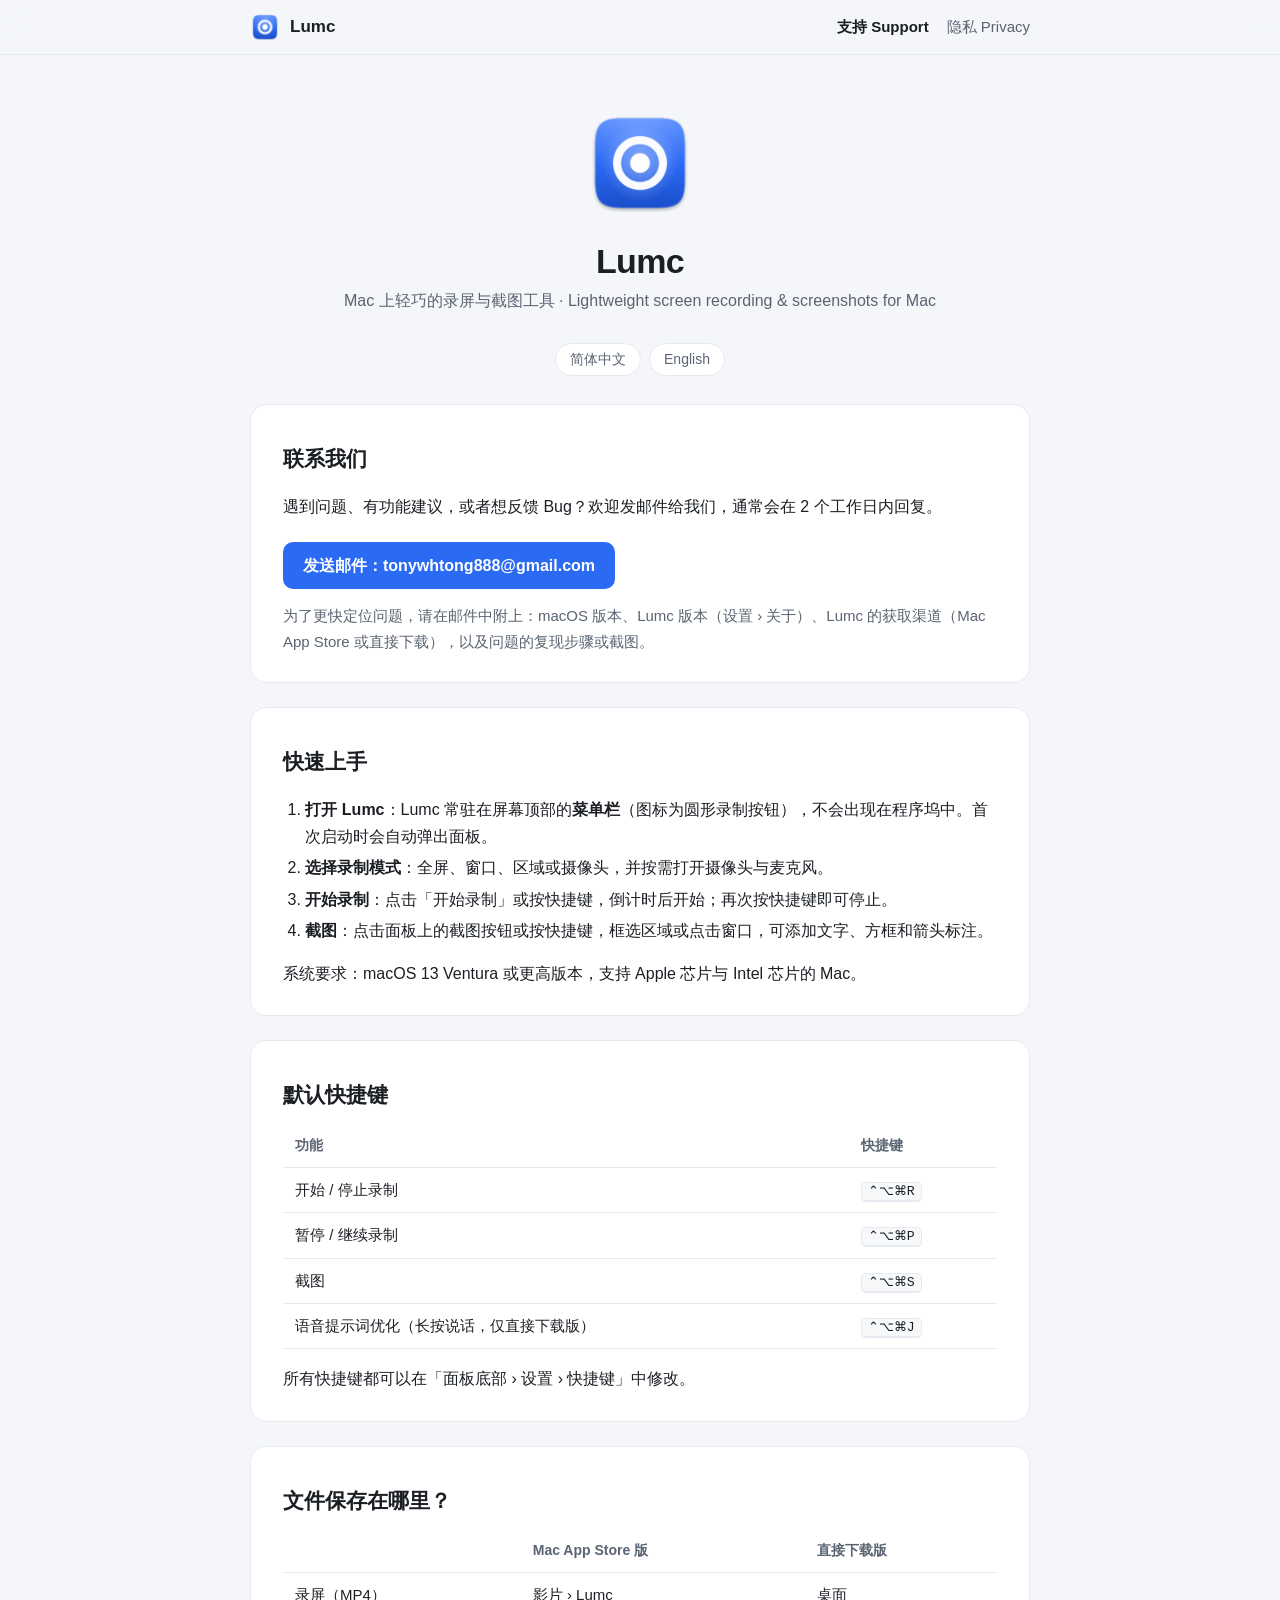
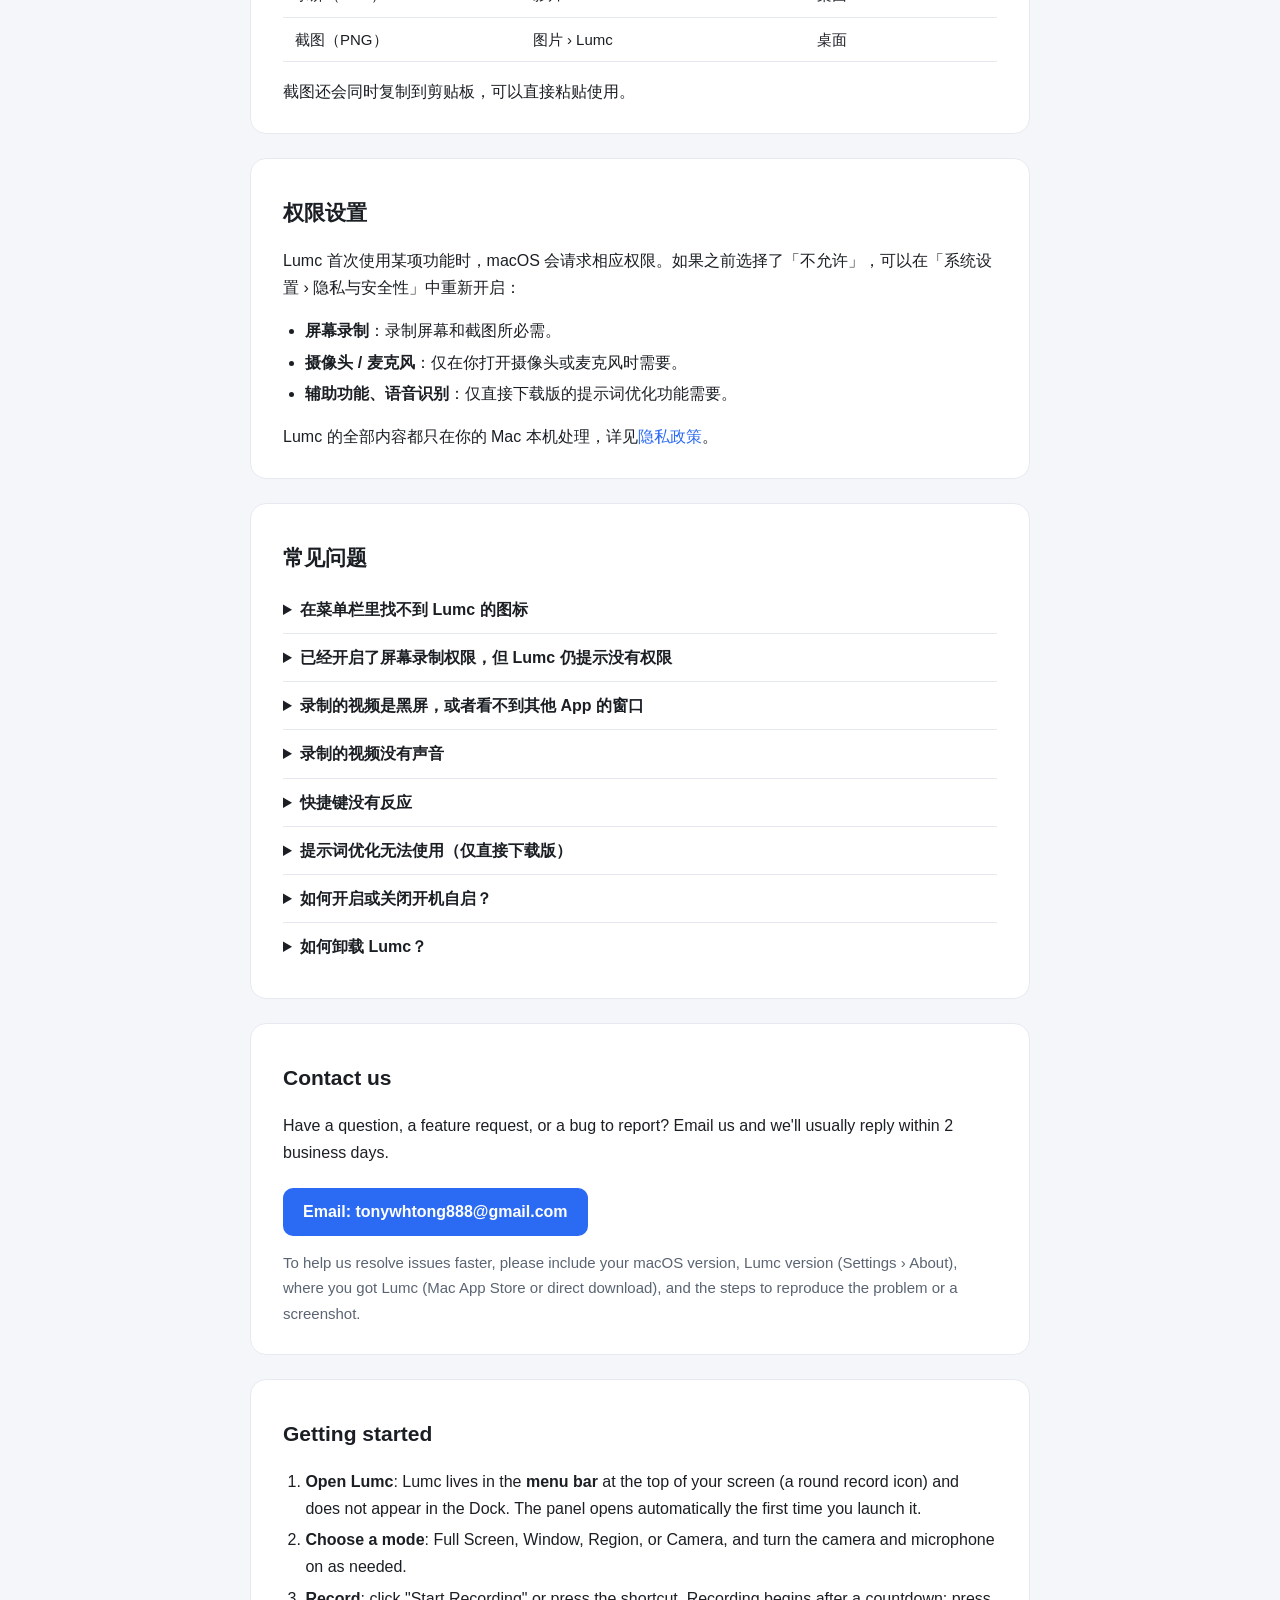
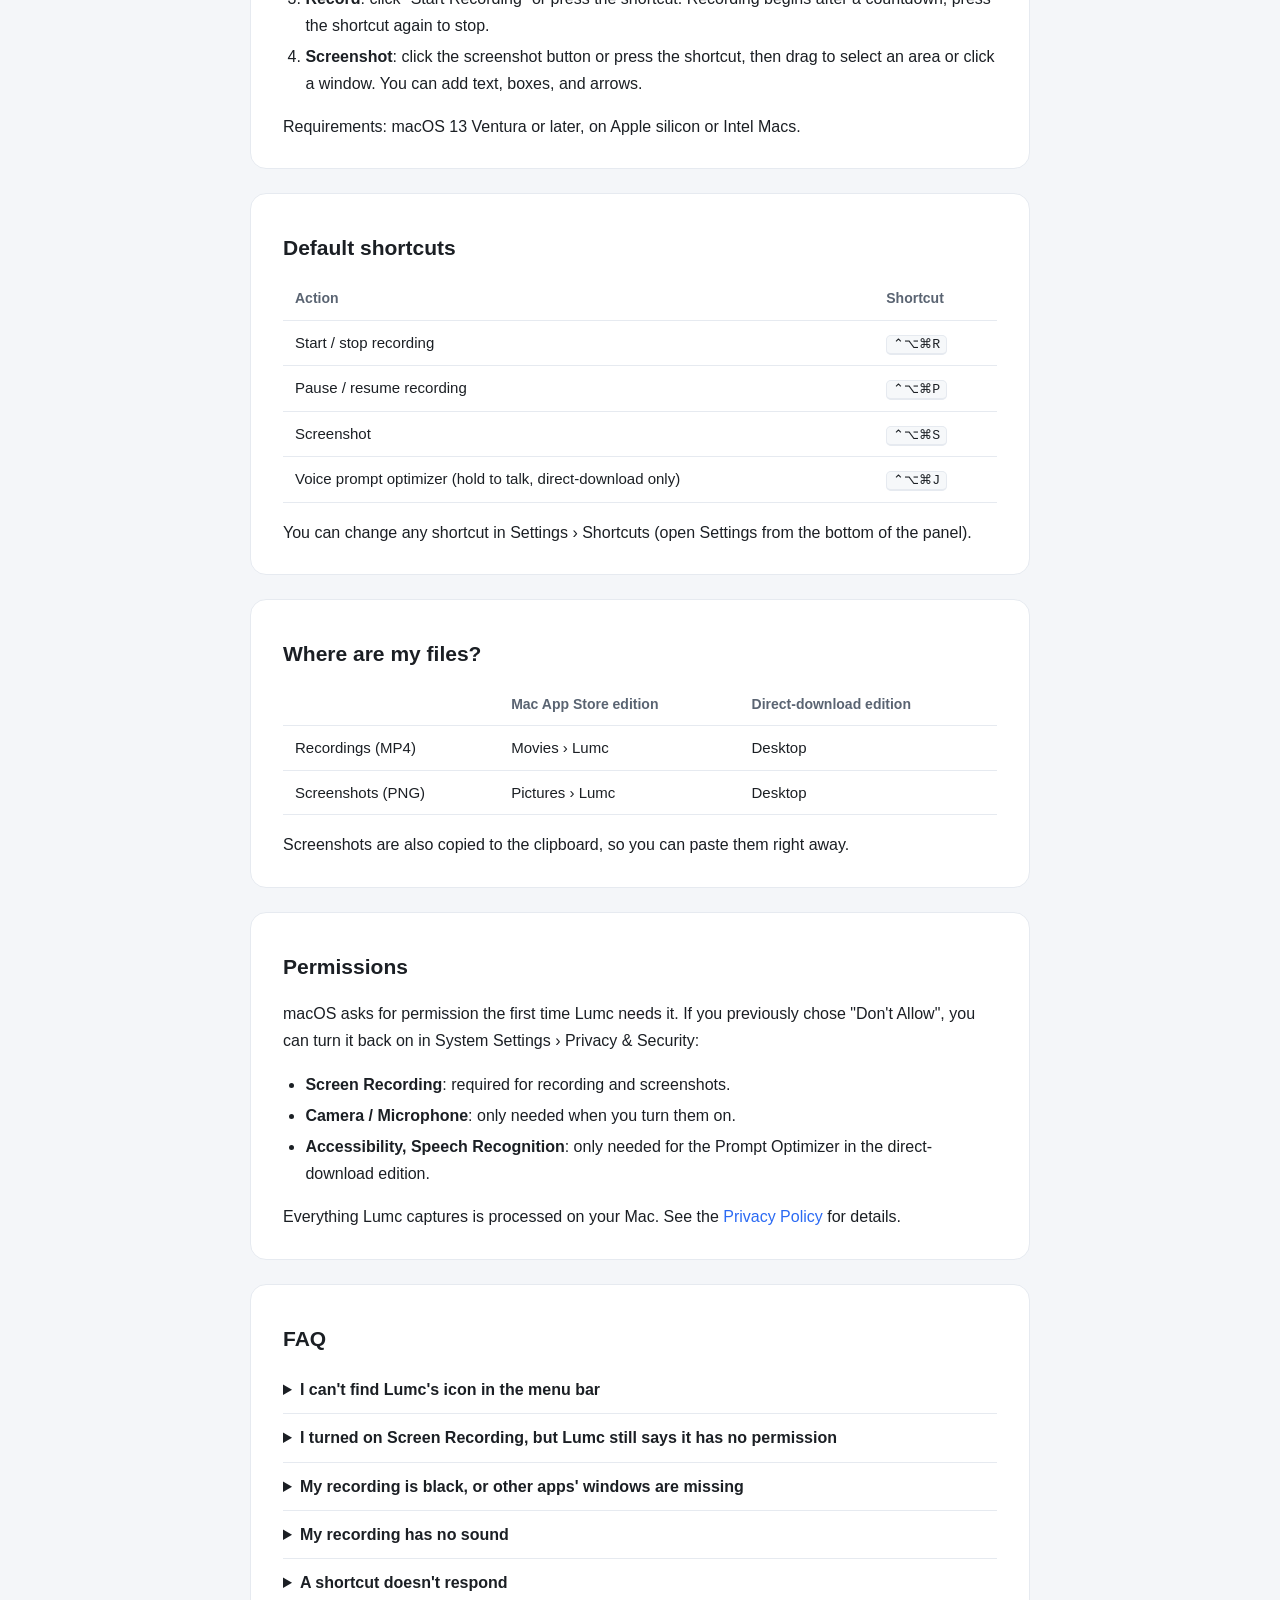
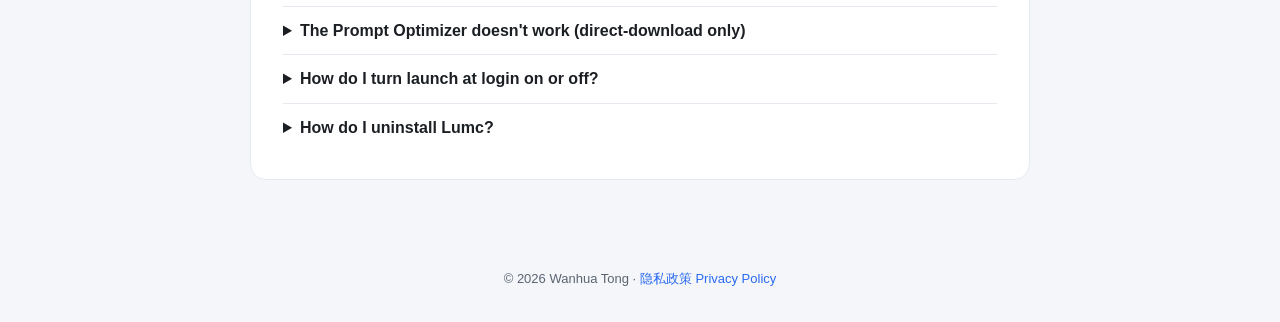
<file: index.html>
<!doctype html>
<html lang="zh-Hans">
<head>
  <meta charset="utf-8">
  <meta name="viewport" content="width=device-width, initial-scale=1">
  <title>Lumc 技术支持 · Support</title>
  <meta name="description" content="Lumc for Mac 使用帮助、常见问题与联系方式。">
  <link rel="icon" href="icon.png">
  <link rel="stylesheet" href="style.css">
</head>
<body>
  <header class="topbar">
    <div class="inner">
      <a class="brand" href="./"><img src="icon.png" alt="">Lumc</a>
      <nav>
        <a href="./" aria-current="page">支持 Support</a>
        <a href="privacy.html">隐私 Privacy</a>
      </nav>
    </div>
  </header>

  <main>
    <section class="hero">
      <img src="icon.png" alt="Lumc 图标">
      <h1>Lumc</h1>
      <p>Mac 上轻巧的录屏与截图工具 · Lightweight screen recording &amp; screenshots for Mac</p>
    </section>

    <div class="lang-switch">
      <a href="#zh" lang="zh-Hans">简体中文</a>
      <a href="#en" lang="en">English</a>
    </div>

    <!-- ═════════════════════════ 简体中文 ═════════════════════════ -->
    <div id="zh" lang="zh-Hans">
      <section class="card">
        <h2 style="margin-top:0">联系我们</h2>
        <p>遇到问题、有功能建议，或者想反馈 Bug？欢迎发邮件给我们，通常会在 2 个工作日内回复。</p>
        <a class="contact" href="mailto:tonywhtong888@gmail.com?subject=Lumc%20%E5%8F%8D%E9%A6%88">发送邮件：tonywhtong888@gmail.com</a>
        <p style="margin-top:14px;color:var(--text-2);font-size:15px">为了更快定位问题，请在邮件中附上：macOS 版本、Lumc 版本（设置 › 关于）、Lumc 的获取渠道（Mac App Store 或直接下载），以及问题的复现步骤或截图。</p>
      </section>

      <section class="card">
        <h2 style="margin-top:0">快速上手</h2>
        <ol>
          <li><strong>打开 Lumc</strong>：Lumc 常驻在屏幕顶部的<strong>菜单栏</strong>（图标为圆形录制按钮），不会出现在程序坞中。首次启动时会自动弹出面板。</li>
          <li><strong>选择录制模式</strong>：全屏、窗口、区域或摄像头，并按需打开摄像头与麦克风。</li>
          <li><strong>开始录制</strong>：点击「开始录制」或按快捷键，倒计时后开始；再次按快捷键即可停止。</li>
          <li><strong>截图</strong>：点击面板上的截图按钮或按快捷键，框选区域或点击窗口，可添加文字、方框和箭头标注。</li>
        </ol>
        <p>系统要求：macOS 13 Ventura 或更高版本，支持 Apple 芯片与 Intel 芯片的 Mac。</p>
      </section>

      <section class="card">
        <h2 style="margin-top:0">默认快捷键</h2>
        <table>
          <thead><tr><th>功能</th><th>快捷键</th></tr></thead>
          <tbody>
            <tr><td>开始 / 停止录制</td><td><kbd>⌃⌥⌘R</kbd></td></tr>
            <tr><td>暂停 / 继续录制</td><td><kbd>⌃⌥⌘P</kbd></td></tr>
            <tr><td>截图</td><td><kbd>⌃⌥⌘S</kbd></td></tr>
            <tr><td>语音提示词优化（长按说话，仅直接下载版）</td><td><kbd>⌃⌥⌘J</kbd></td></tr>
          </tbody>
        </table>
        <p>所有快捷键都可以在「面板底部 › 设置 › 快捷键」中修改。</p>
      </section>

      <section class="card">
        <h2 style="margin-top:0">文件保存在哪里？</h2>
        <table>
          <thead><tr><th></th><th>Mac App Store 版</th><th>直接下载版</th></tr></thead>
          <tbody>
            <tr><td>录屏（MP4）</td><td>影片 › Lumc</td><td>桌面</td></tr>
            <tr><td>截图（PNG）</td><td>图片 › Lumc</td><td>桌面</td></tr>
          </tbody>
        </table>
        <p>截图还会同时复制到剪贴板，可以直接粘贴使用。</p>
      </section>

      <section class="card">
        <h2 style="margin-top:0">权限设置</h2>
        <p>Lumc 首次使用某项功能时，macOS 会请求相应权限。如果之前选择了「不允许」，可以在「系统设置 › 隐私与安全性」中重新开启：</p>
        <ul>
          <li><strong>屏幕录制</strong>：录制屏幕和截图所必需。</li>
          <li><strong>摄像头 / 麦克风</strong>：仅在你打开摄像头或麦克风时需要。</li>
          <li><strong>辅助功能、语音识别</strong>：仅直接下载版的提示词优化功能需要。</li>
        </ul>
        <p>Lumc 的全部内容都只在你的 Mac 本机处理，详见<a href="privacy.html">隐私政策</a>。</p>
      </section>

      <section class="card">
        <h2 style="margin-top:0">常见问题</h2>

        <details>
          <summary>在菜单栏里找不到 Lumc 的图标</summary>
          <p>在带刘海的 MacBook 上，菜单栏图标过多时，部分图标会被刘海挡住。请在「启动台」或「应用程序」文件夹中再次打开 Lumc，面板会自动弹出。你也可以按住 <kbd>⌘</kbd> 拖动菜单栏图标，调整它们的位置。</p>
        </details>

        <details>
          <summary>已经开启了屏幕录制权限，但 Lumc 仍提示没有权限</summary>
          <p>先点击菜单栏图标重新打开面板，Lumc 会重新检查权限。如果仍然提示，请点击面板底部的「退出」，再重新打开 Lumc —— macOS 的屏幕录制权限有时需要重启 App 才会生效。</p>
        </details>

        <details>
          <summary>录制的视频是黑屏，或者看不到其他 App 的窗口</summary>
          <p>这通常是屏幕录制权限未开启导致的。请前往「系统设置 › 隐私与安全性 › 屏幕录制」，确认 Lumc 的开关已打开，然后重启 Lumc。</p>
        </details>

        <details>
          <summary>录制的视频没有声音</summary>
          <p>Lumc 只录制麦克风的声音，不录制系统声音（如其他 App 播放的音频）。请确认录制前面板上的麦克风已打开，并且已在「系统设置 › 隐私与安全性 › 麦克风」中允许 Lumc 访问。</p>
        </details>

        <details>
          <summary>快捷键没有反应</summary>
          <p>快捷键可能已被其他 App 占用。请在「设置 › 快捷键」中换一个组合；如果组合已被占用，Lumc 会提示你。另外，截图进行中时，其他快捷键会暂停响应，按 <kbd>Esc</kbd> 退出截图即可恢复。</p>
        </details>

        <details>
          <summary>提示词优化无法使用（仅直接下载版）</summary>
          <p>请确认已在「系统设置 › 隐私与安全性」中授予 Lumc「辅助功能」和「语音识别」权限。默认的 Apple 内置大模型需要 macOS 26 或更高版本并开启 Apple Intelligence；如果你所在的地区暂不支持 Apple Intelligence，可以在「设置 › 提示词优化」中填写 API Key，改用 DeepSeek 等第三方服务。</p>
        </details>

        <details>
          <summary>如何开启或关闭开机自启？</summary>
          <p>在「设置 › 通用」中打开或关闭「登录时自动启动 Lumc」。</p>
        </details>

        <details>
          <summary>如何卸载 Lumc？</summary>
          <p>点击面板底部的「退出」，然后把「应用程序」文件夹中的 Lumc 拖到废纸篓。你录制和截取的文件不会被删除，可以按需自行清理。</p>
        </details>
      </section>
    </div>

    <!-- ═════════════════════════ English ═════════════════════════ -->
    <div id="en" lang="en">
      <section class="card">
        <h2 style="margin-top:0">Contact us</h2>
        <p>Have a question, a feature request, or a bug to report? Email us and we'll usually reply within 2 business days.</p>
        <a class="contact" href="mailto:tonywhtong888@gmail.com?subject=Lumc%20Feedback">Email: tonywhtong888@gmail.com</a>
        <p style="margin-top:14px;color:var(--text-2);font-size:15px">To help us resolve issues faster, please include your macOS version, Lumc version (Settings › About), where you got Lumc (Mac App Store or direct download), and the steps to reproduce the problem or a screenshot.</p>
      </section>

      <section class="card">
        <h2 style="margin-top:0">Getting started</h2>
        <ol>
          <li><strong>Open Lumc</strong>: Lumc lives in the <strong>menu bar</strong> at the top of your screen (a round record icon) and does not appear in the Dock. The panel opens automatically the first time you launch it.</li>
          <li><strong>Choose a mode</strong>: Full Screen, Window, Region, or Camera, and turn the camera and microphone on as needed.</li>
          <li><strong>Record</strong>: click "Start Recording" or press the shortcut. Recording begins after a countdown; press the shortcut again to stop.</li>
          <li><strong>Screenshot</strong>: click the screenshot button or press the shortcut, then drag to select an area or click a window. You can add text, boxes, and arrows.</li>
        </ol>
        <p>Requirements: macOS 13 Ventura or later, on Apple silicon or Intel Macs.</p>
      </section>

      <section class="card">
        <h2 style="margin-top:0">Default shortcuts</h2>
        <table>
          <thead><tr><th>Action</th><th>Shortcut</th></tr></thead>
          <tbody>
            <tr><td>Start / stop recording</td><td><kbd>⌃⌥⌘R</kbd></td></tr>
            <tr><td>Pause / resume recording</td><td><kbd>⌃⌥⌘P</kbd></td></tr>
            <tr><td>Screenshot</td><td><kbd>⌃⌥⌘S</kbd></td></tr>
            <tr><td>Voice prompt optimizer (hold to talk, direct-download only)</td><td><kbd>⌃⌥⌘J</kbd></td></tr>
          </tbody>
        </table>
        <p>You can change any shortcut in Settings › Shortcuts (open Settings from the bottom of the panel).</p>
      </section>

      <section class="card">
        <h2 style="margin-top:0">Where are my files?</h2>
        <table>
          <thead><tr><th></th><th>Mac App Store edition</th><th>Direct-download edition</th></tr></thead>
          <tbody>
            <tr><td>Recordings (MP4)</td><td>Movies › Lumc</td><td>Desktop</td></tr>
            <tr><td>Screenshots (PNG)</td><td>Pictures › Lumc</td><td>Desktop</td></tr>
          </tbody>
        </table>
        <p>Screenshots are also copied to the clipboard, so you can paste them right away.</p>
      </section>

      <section class="card">
        <h2 style="margin-top:0">Permissions</h2>
        <p>macOS asks for permission the first time Lumc needs it. If you previously chose "Don't Allow", you can turn it back on in System Settings › Privacy &amp; Security:</p>
        <ul>
          <li><strong>Screen Recording</strong>: required for recording and screenshots.</li>
          <li><strong>Camera / Microphone</strong>: only needed when you turn them on.</li>
          <li><strong>Accessibility, Speech Recognition</strong>: only needed for the Prompt Optimizer in the direct-download edition.</li>
        </ul>
        <p>Everything Lumc captures is processed on your Mac. See the <a href="privacy.html#en">Privacy Policy</a> for details.</p>
      </section>

      <section class="card">
        <h2 style="margin-top:0">FAQ</h2>

        <details>
          <summary>I can't find Lumc's icon in the menu bar</summary>
          <p>On MacBooks with a notch, some menu bar icons can be hidden behind the notch when there are many of them. Open Lumc again from Launchpad or the Applications folder and the panel will appear. You can also hold <kbd>⌘</kbd> and drag menu bar icons to rearrange them.</p>
        </details>

        <details>
          <summary>I turned on Screen Recording, but Lumc still says it has no permission</summary>
          <p>Click the menu bar icon to reopen the panel so Lumc checks again. If the message remains, click "Quit" at the bottom of the panel and reopen Lumc — macOS sometimes requires an app restart before the Screen Recording permission takes effect.</p>
        </details>

        <details>
          <summary>My recording is black, or other apps' windows are missing</summary>
          <p>This usually means Screen Recording permission is off. Go to System Settings › Privacy &amp; Security › Screen Recording, make sure Lumc is turned on, then restart Lumc.</p>
        </details>

        <details>
          <summary>My recording has no sound</summary>
          <p>Lumc records only your microphone, not system audio (such as sound played by other apps). Make sure the microphone is on in the panel before recording, and that Lumc is allowed in System Settings › Privacy &amp; Security › Microphone.</p>
        </details>

        <details>
          <summary>A shortcut doesn't respond</summary>
          <p>Another app may already be using it. Choose a different combination in Settings › Shortcuts — Lumc will warn you if a combination is taken. Also, other shortcuts are paused while a screenshot is in progress; press <kbd>Esc</kbd> to exit the screenshot.</p>
        </details>

        <details>
          <summary>The Prompt Optimizer doesn't work (direct-download only)</summary>
          <p>Make sure Lumc has Accessibility and Speech Recognition permissions in System Settings › Privacy &amp; Security. The default Apple on-device model requires macOS 26 or later with Apple Intelligence turned on. If Apple Intelligence isn't available in your region, enter an API key in Settings › Prompt Optimizer to use a third-party provider such as DeepSeek.</p>
        </details>

        <details>
          <summary>How do I turn launch at login on or off?</summary>
          <p>Toggle "Launch Lumc automatically at login" in Settings › General.</p>
        </details>

        <details>
          <summary>How do I uninstall Lumc?</summary>
          <p>Click "Quit" at the bottom of the panel, then drag Lumc from the Applications folder to the Trash. Your recordings and screenshots are not deleted; you can remove them yourself if you like.</p>
        </details>
      </section>
    </div>
  </main>

  <footer>© 2026 Wanhua Tong · <a href="privacy.html">隐私政策 Privacy Policy</a></footer>
</body>
</html>
</file>
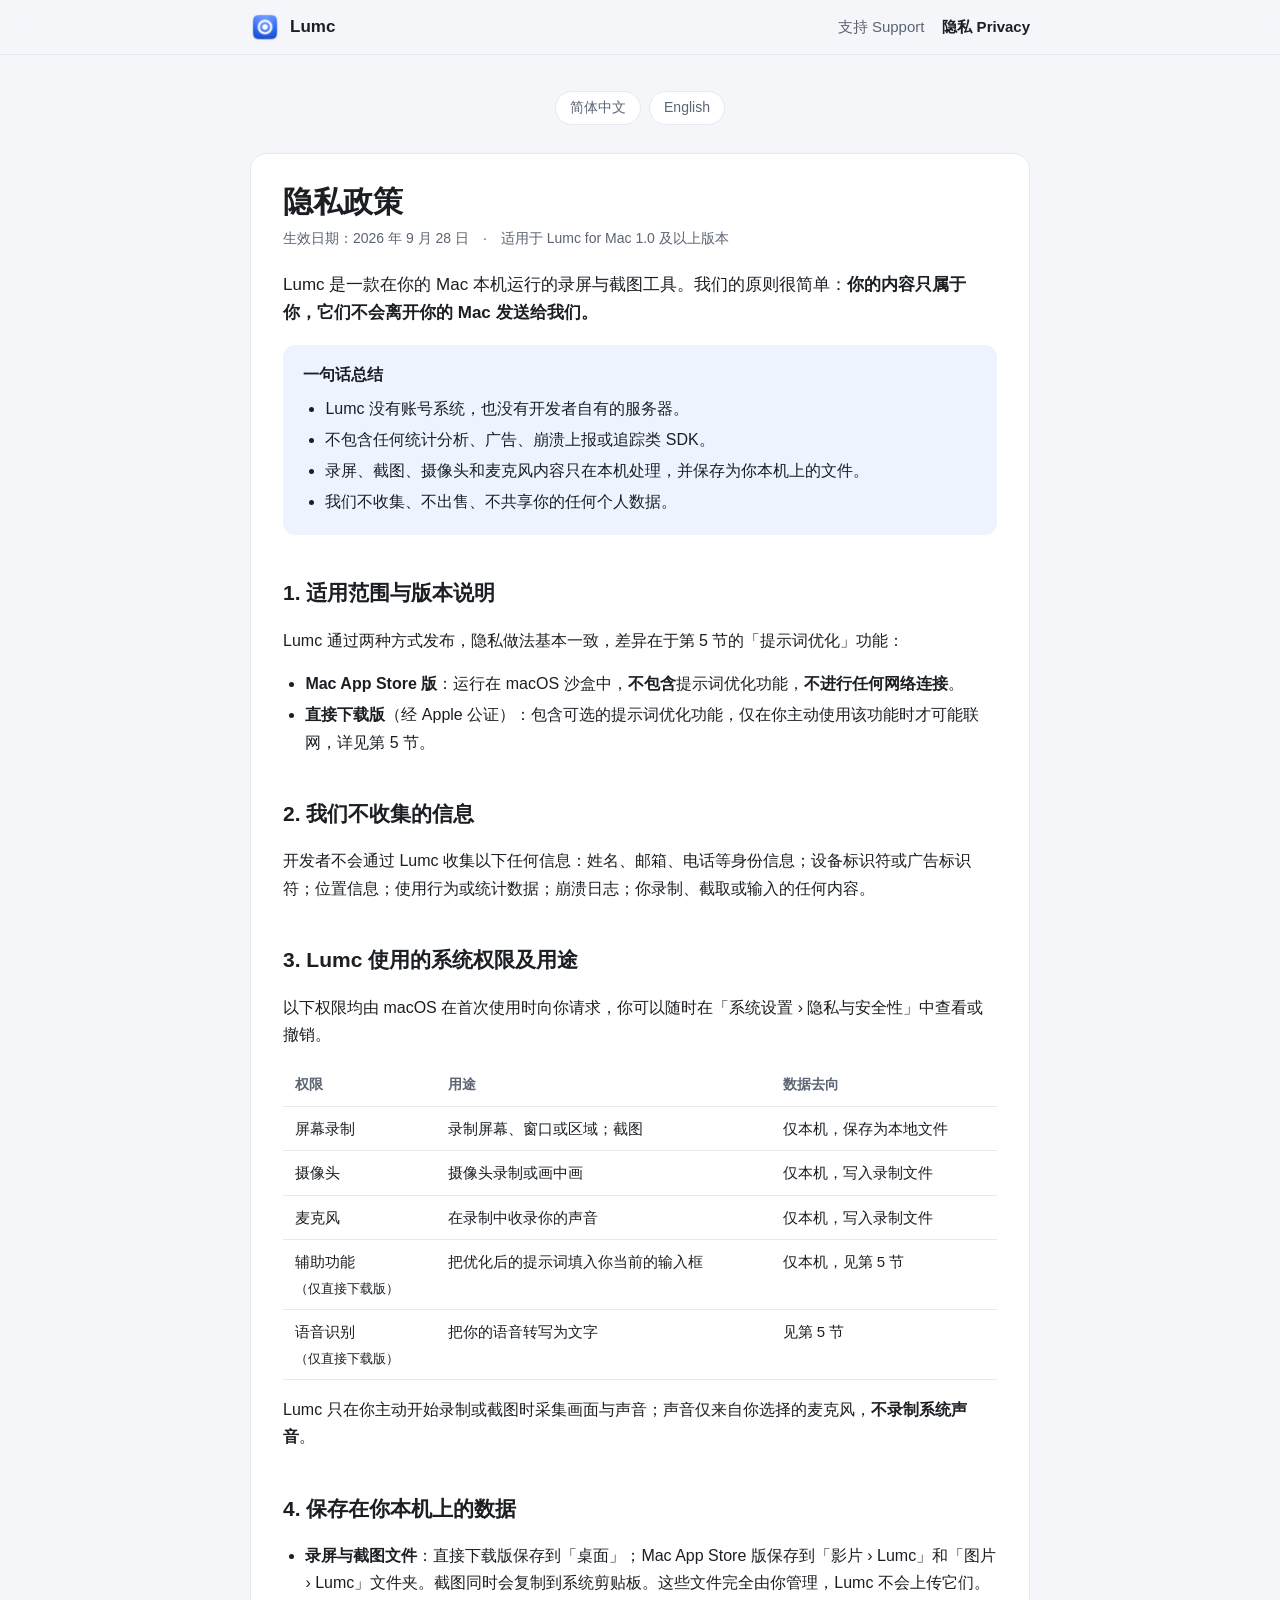
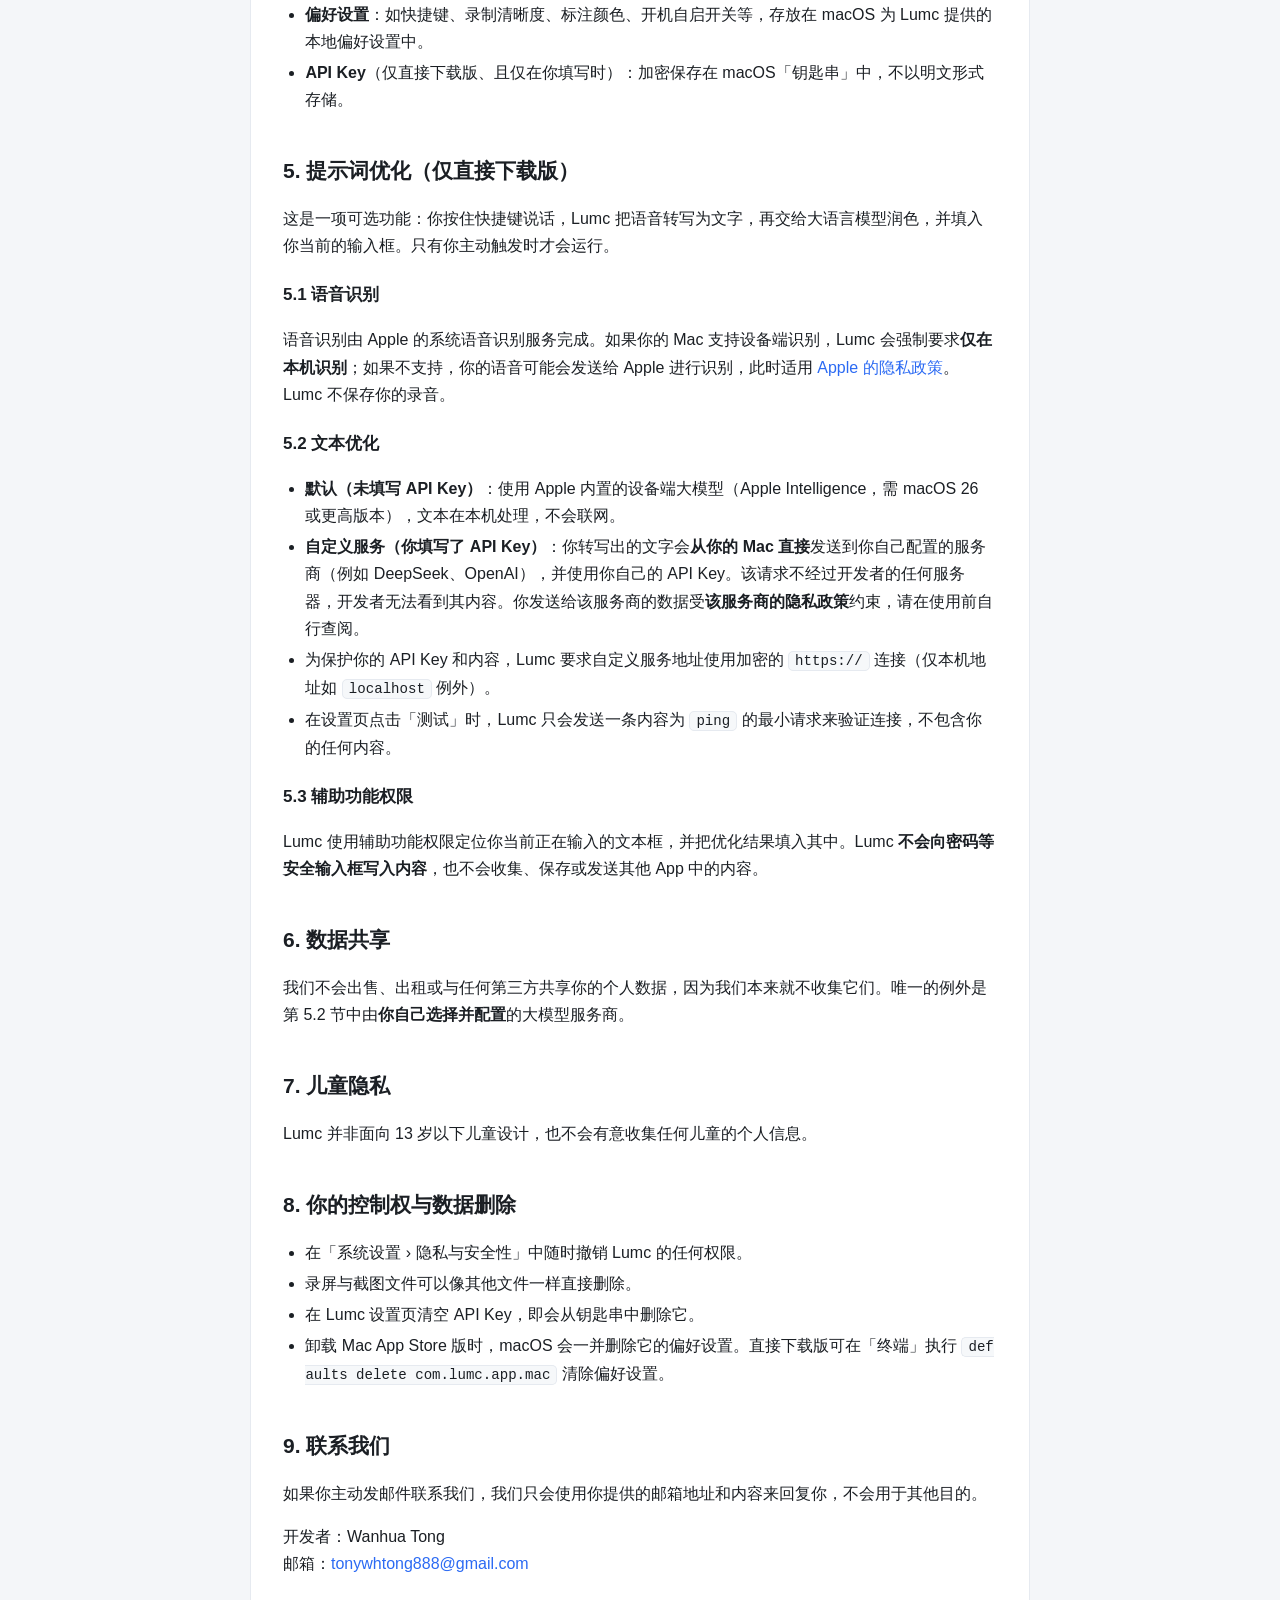
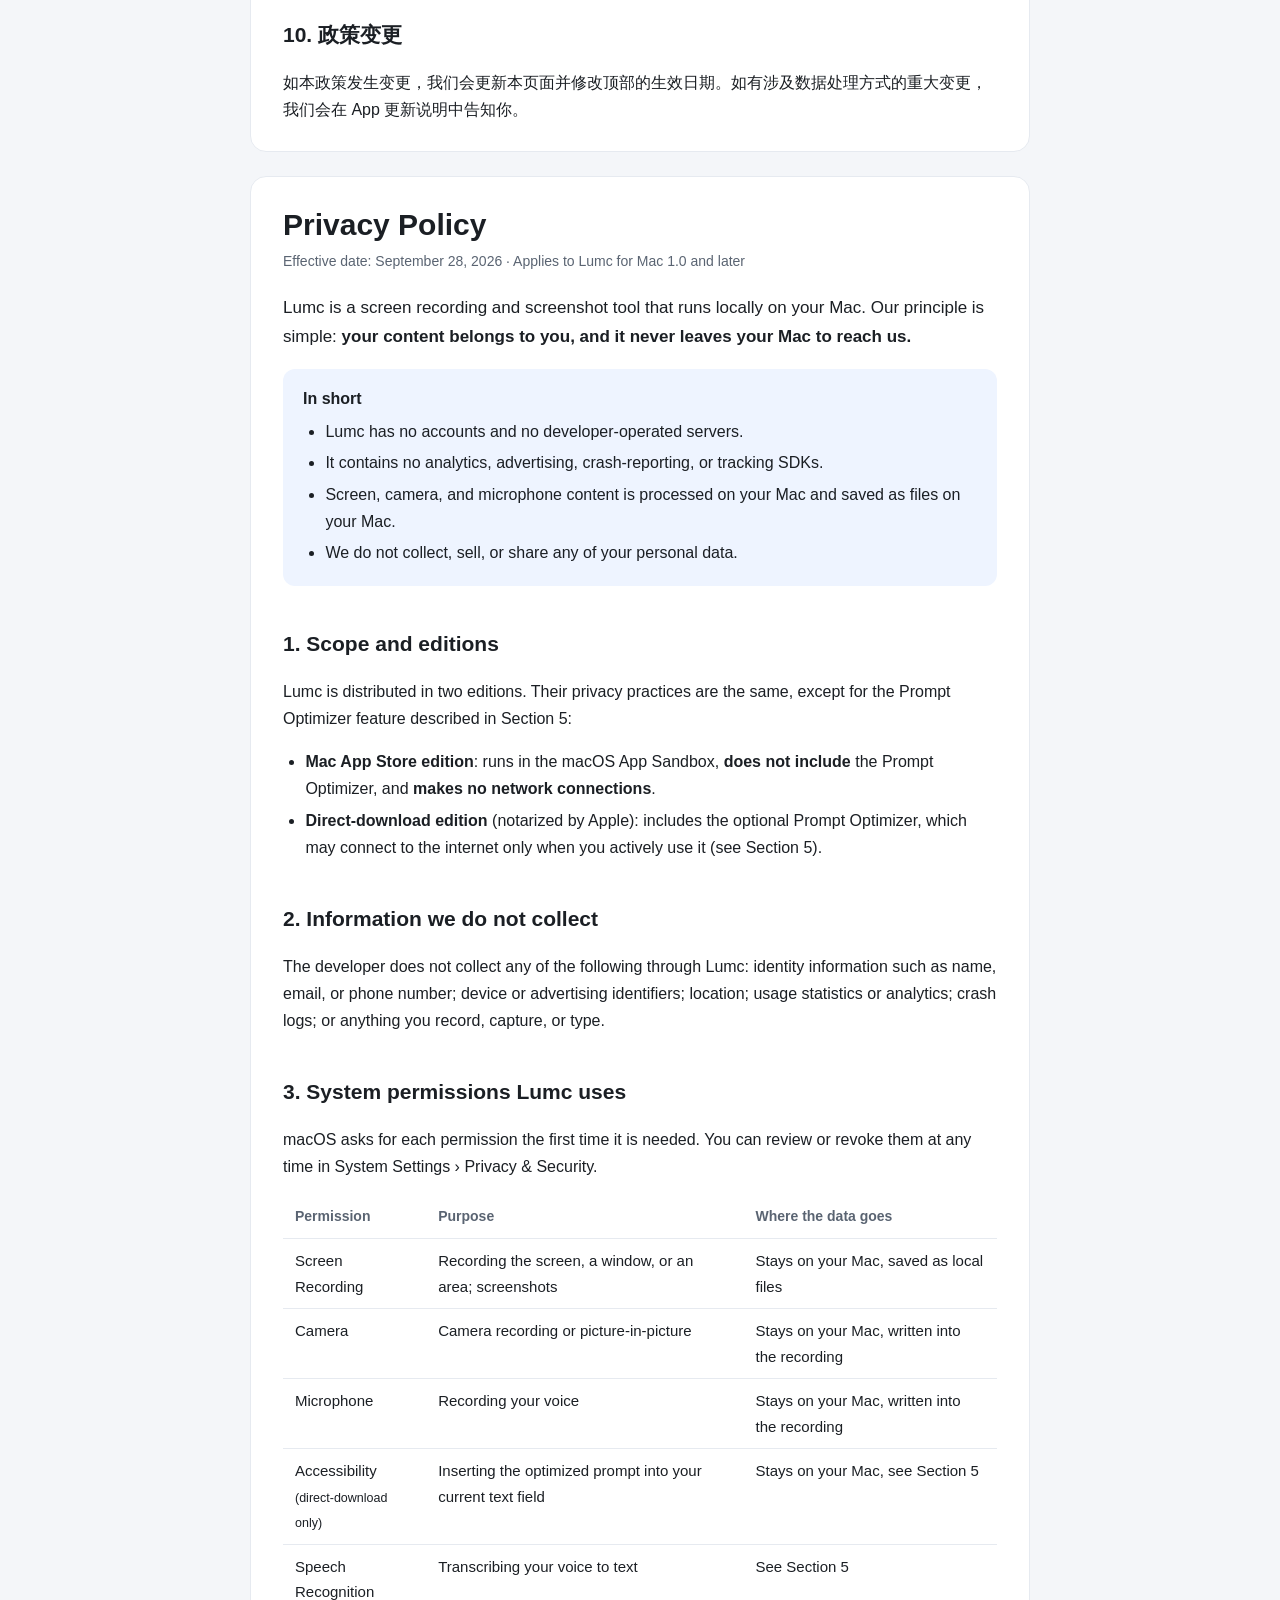
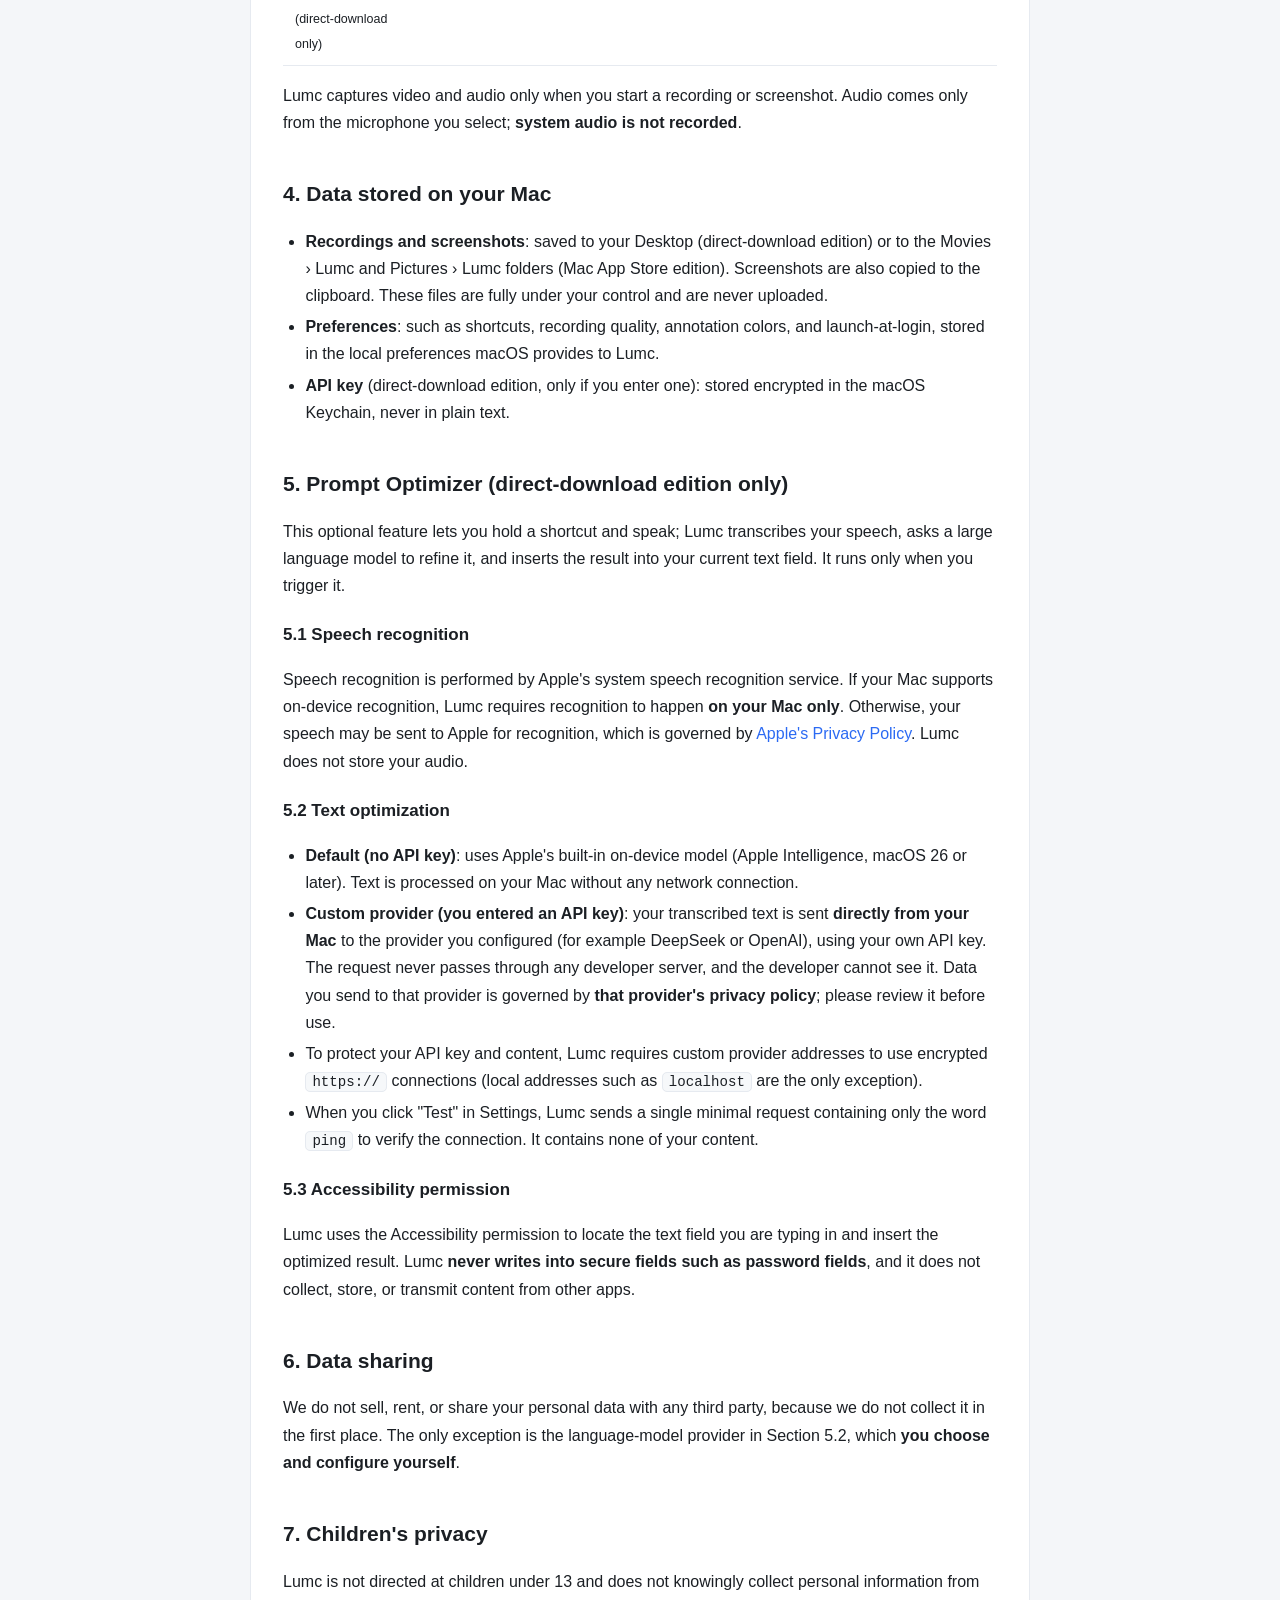
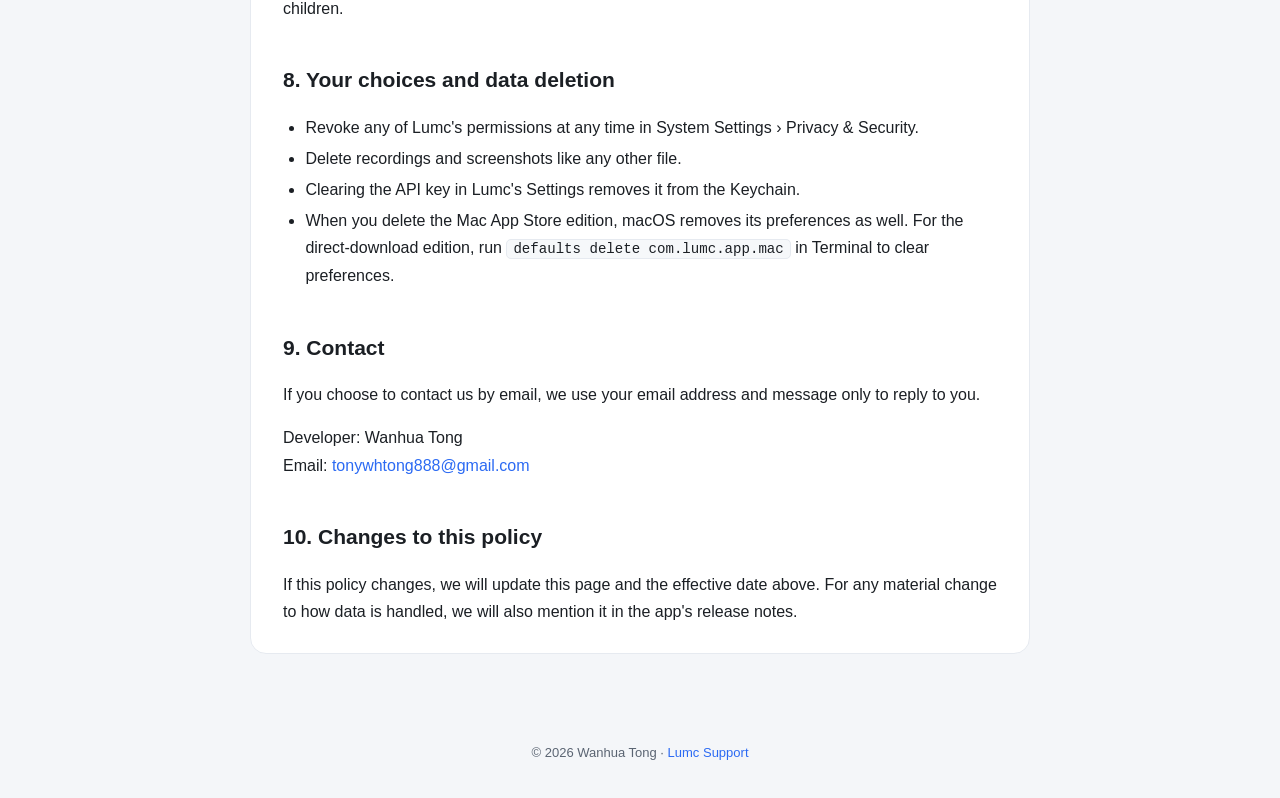
<file: privacy.html>
<!doctype html>
<html lang="zh-Hans">
<head>
  <meta charset="utf-8">
  <meta name="viewport" content="width=device-width, initial-scale=1">
  <title>隐私政策 · Privacy Policy — Lumc</title>
  <meta name="description" content="Lumc for Mac 隐私政策：Lumc 不收集、不上传、不共享你的任何个人数据。">
  <link rel="icon" href="icon.png">
  <link rel="stylesheet" href="style.css">
</head>
<body>
  <header class="topbar">
    <div class="inner">
      <a class="brand" href="./"><img src="icon.png" alt="">Lumc</a>
      <nav>
        <a href="./">支持 Support</a>
        <a href="privacy.html" aria-current="page">隐私 Privacy</a>
      </nav>
    </div>
  </header>

  <main>
    <div class="lang-switch">
      <a href="#zh" lang="zh-Hans">简体中文</a>
      <a href="#en" lang="en">English</a>
    </div>

    <!-- ═════════════════════════ 简体中文 ═════════════════════════ -->
    <article class="card" id="zh" lang="zh-Hans">
      <h1>隐私政策</h1>
      <p class="meta">生效日期：2026 年 9 月 28 日　·　适用于 Lumc for Mac 1.0 及以上版本</p>

      <p class="lead">Lumc 是一款在你的 Mac 本机运行的录屏与截图工具。我们的原则很简单：<strong>你的内容只属于你，它们不会离开你的 Mac 发送给我们。</strong></p>

      <div class="summary">
        <strong>一句话总结</strong>
        <ul>
          <li>Lumc 没有账号系统，也没有开发者自有的服务器。</li>
          <li>不包含任何统计分析、广告、崩溃上报或追踪类 SDK。</li>
          <li>录屏、截图、摄像头和麦克风内容只在本机处理，并保存为你本机上的文件。</li>
          <li>我们不收集、不出售、不共享你的任何个人数据。</li>
        </ul>
      </div>

      <h2>1. 适用范围与版本说明</h2>
      <p>Lumc 通过两种方式发布，隐私做法基本一致，差异在于第 5 节的「提示词优化」功能：</p>
      <ul>
        <li><strong>Mac App Store 版</strong>：运行在 macOS 沙盒中，<strong>不包含</strong>提示词优化功能，<strong>不进行任何网络连接</strong>。</li>
        <li><strong>直接下载版</strong>（经 Apple 公证）：包含可选的提示词优化功能，仅在你主动使用该功能时才可能联网，详见第 5 节。</li>
      </ul>

      <h2>2. 我们不收集的信息</h2>
      <p>开发者不会通过 Lumc 收集以下任何信息：姓名、邮箱、电话等身份信息；设备标识符或广告标识符；位置信息；使用行为或统计数据；崩溃日志；你录制、截取或输入的任何内容。</p>

      <h2>3. Lumc 使用的系统权限及用途</h2>
      <p>以下权限均由 macOS 在首次使用时向你请求，你可以随时在「系统设置 › 隐私与安全性」中查看或撤销。</p>
      <table>
        <thead><tr><th>权限</th><th>用途</th><th>数据去向</th></tr></thead>
        <tbody>
          <tr><td>屏幕录制</td><td>录制屏幕、窗口或区域；截图</td><td>仅本机，保存为本地文件</td></tr>
          <tr><td>摄像头</td><td>摄像头录制或画中画</td><td>仅本机，写入录制文件</td></tr>
          <tr><td>麦克风</td><td>在录制中收录你的声音</td><td>仅本机，写入录制文件</td></tr>
          <tr><td>辅助功能<br><small>（仅直接下载版）</small></td><td>把优化后的提示词填入你当前的输入框</td><td>仅本机，见第 5 节</td></tr>
          <tr><td>语音识别<br><small>（仅直接下载版）</small></td><td>把你的语音转写为文字</td><td>见第 5 节</td></tr>
        </tbody>
      </table>
      <p>Lumc 只在你主动开始录制或截图时采集画面与声音；声音仅来自你选择的麦克风，<strong>不录制系统声音</strong>。</p>

      <h2>4. 保存在你本机上的数据</h2>
      <ul>
        <li><strong>录屏与截图文件</strong>：直接下载版保存到「桌面」；Mac App Store 版保存到「影片 › Lumc」和「图片 › Lumc」文件夹。截图同时会复制到系统剪贴板。这些文件完全由你管理，Lumc 不会上传它们。</li>
        <li><strong>偏好设置</strong>：如快捷键、录制清晰度、标注颜色、开机自启开关等，存放在 macOS 为 Lumc 提供的本地偏好设置中。</li>
        <li><strong>API Key</strong>（仅直接下载版、且仅在你填写时）：加密保存在 macOS「钥匙串」中，不以明文形式存储。</li>
      </ul>

      <h2>5. 提示词优化（仅直接下载版）</h2>
      <p>这是一项可选功能：你按住快捷键说话，Lumc 把语音转写为文字，再交给大语言模型润色，并填入你当前的输入框。只有你主动触发时才会运行。</p>
      <h3>5.1 语音识别</h3>
      <p>语音识别由 Apple 的系统语音识别服务完成。如果你的 Mac 支持设备端识别，Lumc 会强制要求<strong>仅在本机识别</strong>；如果不支持，你的语音可能会发送给 Apple 进行识别，此时适用 <a href="https://www.apple.com/legal/privacy/" rel="noopener">Apple 的隐私政策</a>。Lumc 不保存你的录音。</p>
      <h3>5.2 文本优化</h3>
      <ul>
        <li><strong>默认（未填写 API Key）</strong>：使用 Apple 内置的设备端大模型（Apple Intelligence，需 macOS 26 或更高版本），文本在本机处理，不会联网。</li>
        <li><strong>自定义服务（你填写了 API Key）</strong>：你转写出的文字会<strong>从你的 Mac 直接</strong>发送到你自己配置的服务商（例如 DeepSeek、OpenAI），并使用你自己的 API Key。该请求不经过开发者的任何服务器，开发者无法看到其内容。你发送给该服务商的数据受<strong>该服务商的隐私政策</strong>约束，请在使用前自行查阅。</li>
        <li>为保护你的 API Key 和内容，Lumc 要求自定义服务地址使用加密的 <code>https://</code> 连接（仅本机地址如 <code>localhost</code> 例外）。</li>
        <li>在设置页点击「测试」时，Lumc 只会发送一条内容为 <code>ping</code> 的最小请求来验证连接，不包含你的任何内容。</li>
      </ul>
      <h3>5.3 辅助功能权限</h3>
      <p>Lumc 使用辅助功能权限定位你当前正在输入的文本框，并把优化结果填入其中。Lumc <strong>不会向密码等安全输入框写入内容</strong>，也不会收集、保存或发送其他 App 中的内容。</p>

      <h2>6. 数据共享</h2>
      <p>我们不会出售、出租或与任何第三方共享你的个人数据，因为我们本来就不收集它们。唯一的例外是第 5.2 节中由<strong>你自己选择并配置</strong>的大模型服务商。</p>

      <h2>7. 儿童隐私</h2>
      <p>Lumc 并非面向 13 岁以下儿童设计，也不会有意收集任何儿童的个人信息。</p>

      <h2>8. 你的控制权与数据删除</h2>
      <ul>
        <li>在「系统设置 › 隐私与安全性」中随时撤销 Lumc 的任何权限。</li>
        <li>录屏与截图文件可以像其他文件一样直接删除。</li>
        <li>在 Lumc 设置页清空 API Key，即会从钥匙串中删除它。</li>
        <li>卸载 Mac App Store 版时，macOS 会一并删除它的偏好设置。直接下载版可在「终端」执行 <code>defaults delete com.lumc.app.mac</code> 清除偏好设置。</li>
      </ul>

      <h2>9. 联系我们</h2>
      <p>如果你主动发邮件联系我们，我们只会使用你提供的邮箱地址和内容来回复你，不会用于其他目的。</p>
      <p>开发者：Wanhua Tong<br>邮箱：<a href="mailto:tonywhtong888@gmail.com">tonywhtong888@gmail.com</a></p>

      <h2>10. 政策变更</h2>
      <p>如本政策发生变更，我们会更新本页面并修改顶部的生效日期。如有涉及数据处理方式的重大变更，我们会在 App 更新说明中告知你。</p>
    </article>

    <!-- ═════════════════════════ English ═════════════════════════ -->
    <article class="card" id="en" lang="en">
      <h1>Privacy Policy</h1>
      <p class="meta">Effective date: September 28, 2026 · Applies to Lumc for Mac 1.0 and later</p>

      <p class="lead">Lumc is a screen recording and screenshot tool that runs locally on your Mac. Our principle is simple: <strong>your content belongs to you, and it never leaves your Mac to reach us.</strong></p>

      <div class="summary">
        <strong>In short</strong>
        <ul>
          <li>Lumc has no accounts and no developer-operated servers.</li>
          <li>It contains no analytics, advertising, crash-reporting, or tracking SDKs.</li>
          <li>Screen, camera, and microphone content is processed on your Mac and saved as files on your Mac.</li>
          <li>We do not collect, sell, or share any of your personal data.</li>
        </ul>
      </div>

      <h2>1. Scope and editions</h2>
      <p>Lumc is distributed in two editions. Their privacy practices are the same, except for the Prompt Optimizer feature described in Section 5:</p>
      <ul>
        <li><strong>Mac App Store edition</strong>: runs in the macOS App Sandbox, <strong>does not include</strong> the Prompt Optimizer, and <strong>makes no network connections</strong>.</li>
        <li><strong>Direct-download edition</strong> (notarized by Apple): includes the optional Prompt Optimizer, which may connect to the internet only when you actively use it (see Section 5).</li>
      </ul>

      <h2>2. Information we do not collect</h2>
      <p>The developer does not collect any of the following through Lumc: identity information such as name, email, or phone number; device or advertising identifiers; location; usage statistics or analytics; crash logs; or anything you record, capture, or type.</p>

      <h2>3. System permissions Lumc uses</h2>
      <p>macOS asks for each permission the first time it is needed. You can review or revoke them at any time in System Settings › Privacy &amp; Security.</p>
      <table>
        <thead><tr><th>Permission</th><th>Purpose</th><th>Where the data goes</th></tr></thead>
        <tbody>
          <tr><td>Screen Recording</td><td>Recording the screen, a window, or an area; screenshots</td><td>Stays on your Mac, saved as local files</td></tr>
          <tr><td>Camera</td><td>Camera recording or picture-in-picture</td><td>Stays on your Mac, written into the recording</td></tr>
          <tr><td>Microphone</td><td>Recording your voice</td><td>Stays on your Mac, written into the recording</td></tr>
          <tr><td>Accessibility<br><small>(direct-download only)</small></td><td>Inserting the optimized prompt into your current text field</td><td>Stays on your Mac, see Section 5</td></tr>
          <tr><td>Speech Recognition<br><small>(direct-download only)</small></td><td>Transcribing your voice to text</td><td>See Section 5</td></tr>
        </tbody>
      </table>
      <p>Lumc captures video and audio only when you start a recording or screenshot. Audio comes only from the microphone you select; <strong>system audio is not recorded</strong>.</p>

      <h2>4. Data stored on your Mac</h2>
      <ul>
        <li><strong>Recordings and screenshots</strong>: saved to your Desktop (direct-download edition) or to the Movies › Lumc and Pictures › Lumc folders (Mac App Store edition). Screenshots are also copied to the clipboard. These files are fully under your control and are never uploaded.</li>
        <li><strong>Preferences</strong>: such as shortcuts, recording quality, annotation colors, and launch-at-login, stored in the local preferences macOS provides to Lumc.</li>
        <li><strong>API key</strong> (direct-download edition, only if you enter one): stored encrypted in the macOS Keychain, never in plain text.</li>
      </ul>

      <h2>5. Prompt Optimizer (direct-download edition only)</h2>
      <p>This optional feature lets you hold a shortcut and speak; Lumc transcribes your speech, asks a large language model to refine it, and inserts the result into your current text field. It runs only when you trigger it.</p>
      <h3>5.1 Speech recognition</h3>
      <p>Speech recognition is performed by Apple's system speech recognition service. If your Mac supports on-device recognition, Lumc requires recognition to happen <strong>on your Mac only</strong>. Otherwise, your speech may be sent to Apple for recognition, which is governed by <a href="https://www.apple.com/legal/privacy/" rel="noopener">Apple's Privacy Policy</a>. Lumc does not store your audio.</p>
      <h3>5.2 Text optimization</h3>
      <ul>
        <li><strong>Default (no API key)</strong>: uses Apple's built-in on-device model (Apple Intelligence, macOS 26 or later). Text is processed on your Mac without any network connection.</li>
        <li><strong>Custom provider (you entered an API key)</strong>: your transcribed text is sent <strong>directly from your Mac</strong> to the provider you configured (for example DeepSeek or OpenAI), using your own API key. The request never passes through any developer server, and the developer cannot see it. Data you send to that provider is governed by <strong>that provider's privacy policy</strong>; please review it before use.</li>
        <li>To protect your API key and content, Lumc requires custom provider addresses to use encrypted <code>https://</code> connections (local addresses such as <code>localhost</code> are the only exception).</li>
        <li>When you click "Test" in Settings, Lumc sends a single minimal request containing only the word <code>ping</code> to verify the connection. It contains none of your content.</li>
      </ul>
      <h3>5.3 Accessibility permission</h3>
      <p>Lumc uses the Accessibility permission to locate the text field you are typing in and insert the optimized result. Lumc <strong>never writes into secure fields such as password fields</strong>, and it does not collect, store, or transmit content from other apps.</p>

      <h2>6. Data sharing</h2>
      <p>We do not sell, rent, or share your personal data with any third party, because we do not collect it in the first place. The only exception is the language-model provider in Section 5.2, which <strong>you choose and configure yourself</strong>.</p>

      <h2>7. Children's privacy</h2>
      <p>Lumc is not directed at children under 13 and does not knowingly collect personal information from children.</p>

      <h2>8. Your choices and data deletion</h2>
      <ul>
        <li>Revoke any of Lumc's permissions at any time in System Settings › Privacy &amp; Security.</li>
        <li>Delete recordings and screenshots like any other file.</li>
        <li>Clearing the API key in Lumc's Settings removes it from the Keychain.</li>
        <li>When you delete the Mac App Store edition, macOS removes its preferences as well. For the direct-download edition, run <code>defaults delete com.lumc.app.mac</code> in Terminal to clear preferences.</li>
      </ul>

      <h2>9. Contact</h2>
      <p>If you choose to contact us by email, we use your email address and message only to reply to you.</p>
      <p>Developer: Wanhua Tong<br>Email: <a href="mailto:tonywhtong888@gmail.com">tonywhtong888@gmail.com</a></p>

      <h2>10. Changes to this policy</h2>
      <p>If this policy changes, we will update this page and the effective date above. For any material change to how data is handled, we will also mention it in the app's release notes.</p>
    </article>
  </main>

  <footer>© 2026 Wanhua Tong · <a href="./">Lumc Support</a></footer>
</body>
</html>
</file>
<file: style.css>
/* Lumi 支持站点样式：无外部字体与脚本，不向任何第三方发起请求。 */

:root {
  --brand: #2b6af3;
  --brand-tint: #eef4ff;
  --text: #1b1f24;
  --text-2: #5a6472;
  --bg: #f4f6f9;
  --card: #ffffff;
  --border: #e6eaf0;
  --code-bg: #f6f8fa;
  --warn-bg: #fff6e5;
  --warn-border: #f5c46b;
  color-scheme: light dark;
}

@media (prefers-color-scheme: dark) {
  :root {
    --brand: #5b8def;
    --brand-tint: rgba(91, 141, 239, 0.14);
    --text: #e8eaef;
    --text-2: #a3abb8;
    --bg: #101318;
    --card: #1c2027;
    --border: #323844;
    --code-bg: #262b34;
    --warn-bg: rgba(245, 196, 107, 0.12);
    --warn-border: #8a6a2a;
  }
}

* { box-sizing: border-box; }

html { scroll-behavior: smooth; }

body {
  margin: 0;
  background: var(--bg);
  color: var(--text);
  font: 16px/1.7 -apple-system, BlinkMacSystemFont, "SF Pro Text", "PingFang SC",
    "Hiragino Sans GB", "Microsoft YaHei", "Segoe UI", sans-serif;
  -webkit-font-smoothing: antialiased;
}

a { color: var(--brand); text-decoration: none; }
a:hover { text-decoration: underline; }

/* ── 顶栏 ── */
.topbar {
  position: sticky;
  top: 0;
  z-index: 10;
  background: color-mix(in srgb, var(--bg) 85%, transparent);
  backdrop-filter: saturate(180%) blur(16px);
  -webkit-backdrop-filter: saturate(180%) blur(16px);
  border-bottom: 1px solid var(--border);
}
.topbar .inner {
  max-width: 820px;
  margin: 0 auto;
  padding: 12px 20px;
  display: flex;
  align-items: center;
  gap: 20px;
}
.brand {
  display: flex;
  align-items: center;
  gap: 10px;
  font-weight: 700;
  font-size: 17px;
  color: var(--text);
}
.brand:hover { text-decoration: none; }
.brand img { width: 30px; height: 30px; }
.topbar nav { display: flex; gap: 18px; margin-left: auto; font-size: 15px; }
.topbar nav a { color: var(--text-2); }
.topbar nav a[aria-current="page"] { color: var(--text); font-weight: 600; }

/* ── 主体 ── */
main { max-width: 820px; margin: 0 auto; padding: 36px 20px 64px; }

.hero { text-align: center; padding: 16px 0 28px; }
.hero img { width: 112px; height: 112px; }
.hero h1 { margin: 12px 0 4px; font-size: 34px; letter-spacing: -0.02em; }
.hero p { margin: 0; color: var(--text-2); }

.lang-switch {
  display: flex;
  justify-content: center;
  gap: 8px;
  margin: 0 0 28px;
  font-size: 14px;
}
.lang-switch a {
  padding: 4px 14px;
  border: 1px solid var(--border);
  border-radius: 999px;
  color: var(--text-2);
  background: var(--card);
}

.card {
  background: var(--card);
  border: 1px solid var(--border);
  border-radius: 16px;
  padding: 28px 32px;
  margin-bottom: 24px;
}
.card > :first-child { margin-top: 0; }
.card > :last-child { margin-bottom: 0; }

h1 { font-size: 30px; line-height: 1.3; margin: 0 0 6px; }
h2 {
  font-size: 21px;
  margin: 32px 0 10px;
  padding-top: 8px;
  scroll-margin-top: 72px;
}
h3 { font-size: 17px; margin: 22px 0 6px; }
.meta { color: var(--text-2); font-size: 14px; margin: 0 0 20px; }
.lead { font-size: 17px; }

ul, ol { padding-left: 1.4em; }
li { margin: 4px 0; }

code, kbd {
  font-family: "SF Mono", ui-monospace, Menlo, Consolas, monospace;
  font-size: 0.88em;
  background: var(--code-bg);
  border: 1px solid var(--border);
  border-radius: 5px;
  padding: 1px 6px;
  word-break: break-all;
}
kbd { border-bottom-width: 2px; white-space: nowrap; word-break: normal; }

table { width: 100%; border-collapse: collapse; margin: 12px 0; font-size: 15px; }
th, td { text-align: left; padding: 9px 12px; border-bottom: 1px solid var(--border); vertical-align: top; }
th { color: var(--text-2); font-weight: 600; font-size: 14px; }

.summary {
  background: var(--brand-tint);
  border-radius: 12px;
  padding: 16px 20px;
  margin: 16px 0 8px;
}
.summary ul { margin: 6px 0 0; }

.note {
  background: var(--warn-bg);
  border: 1px solid var(--warn-border);
  border-radius: 12px;
  padding: 12px 16px;
  font-size: 15px;
}

.contact {
  display: inline-block;
  margin-top: 6px;
  padding: 10px 20px;
  border-radius: 10px;
  background: var(--brand);
  color: #fff;
  font-weight: 600;
}
.contact:hover { text-decoration: none; opacity: 0.92; }

details { border-bottom: 1px solid var(--border); padding: 10px 0; }
details:last-of-type { border-bottom: 0; }
summary { cursor: pointer; font-weight: 600; }
details > :not(summary) { margin: 8px 0 0; }

footer {
  text-align: center;
  color: var(--text-2);
  font-size: 13px;
  padding: 0 20px 40px;
}

@media (max-width: 600px) {
  .card { padding: 22px 18px; border-radius: 14px; }
  .topbar nav { gap: 12px; }
  h1 { font-size: 26px; }
  table { font-size: 14px; }
  th, td { padding: 8px 6px; }
}
</file>
